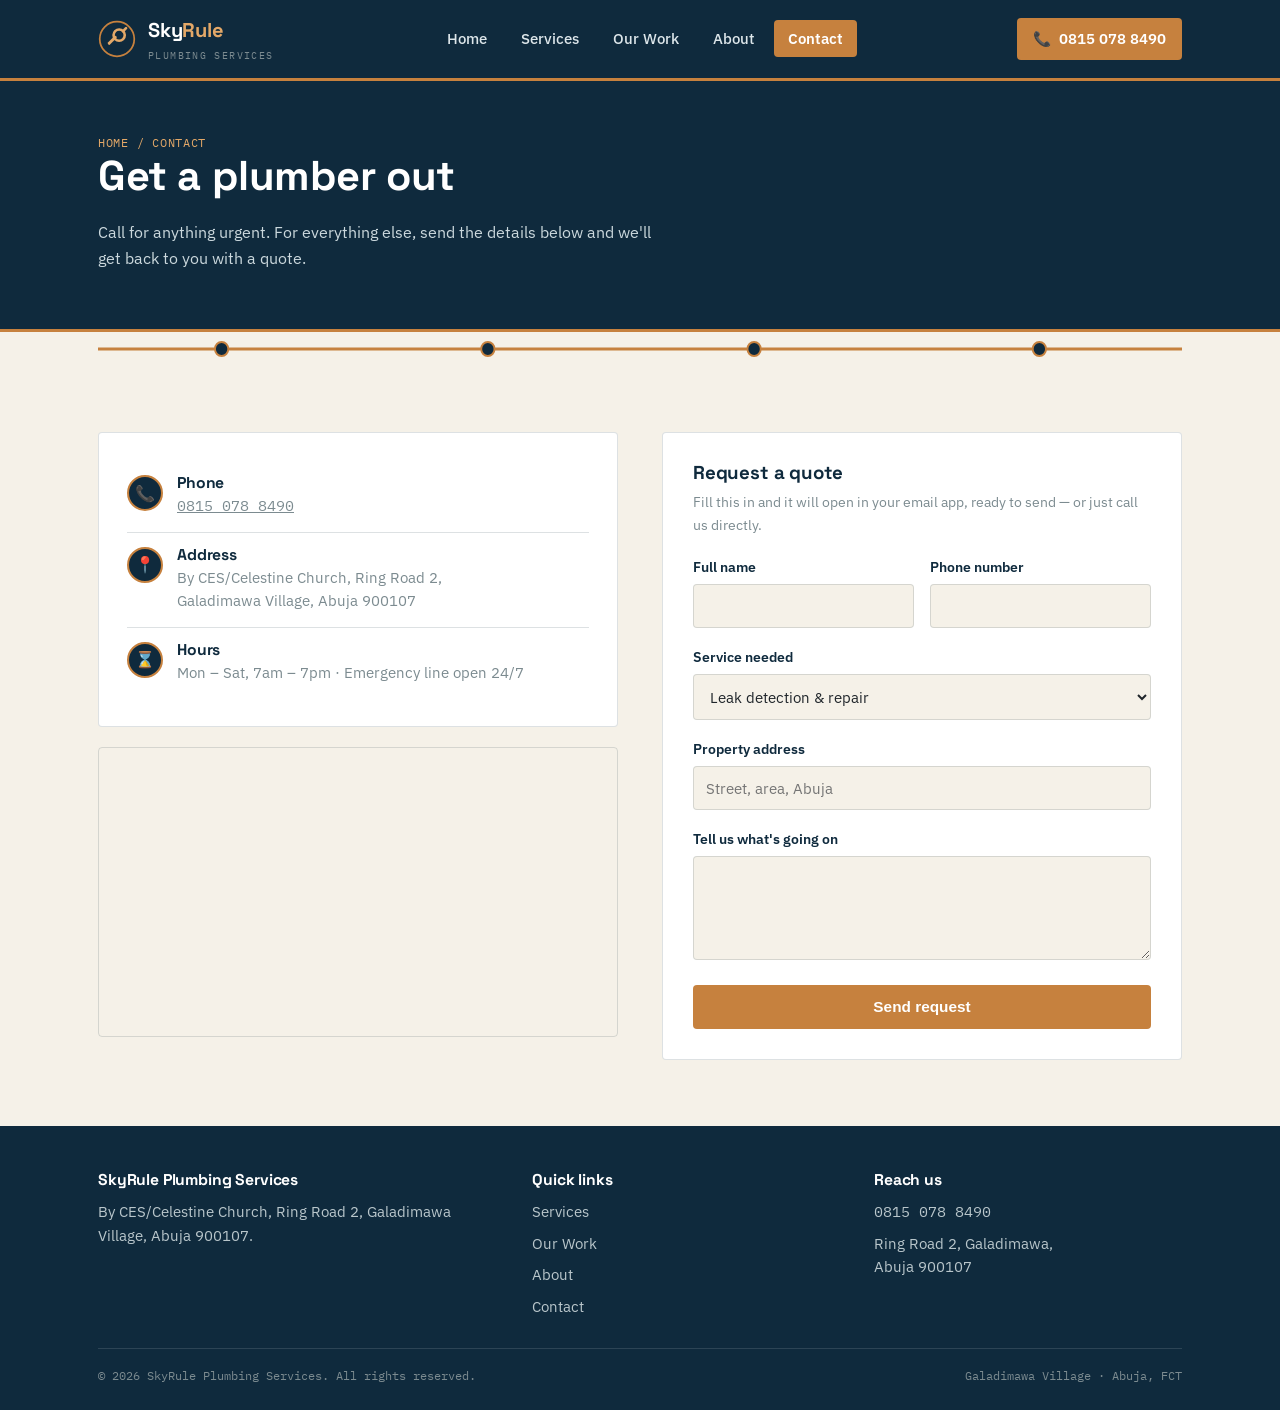
<file: contact.html>
<!DOCTYPE html>
<html lang="en">
<head>
<meta charset="UTF-8">
<meta name="viewport" content="width=device-width, initial-scale=1.0">
<title>Contact | SkyRule Plumbing Services</title>
<meta name="description" content="Contact SkyRule Plumbing Services on 08150788490 or visit us by CES/Celestine Church, Ring Road 2, Galadimawa Village, Abuja 900107.">
<link rel="stylesheet" href="style.css">
</head>
<body>
<a href="#main" class="skip-link">Skip to content</a>

<header class="site-header">
  <div class="wrap">
    <a href="index.html" class="brand">
      <svg class="brand-mark" viewBox="0 0 44 44" xmlns="http://www.w3.org/2000/svg" aria-hidden="true">
        <circle cx="22" cy="22" r="20" fill="#0F2A3D" stroke="#C6813E" stroke-width="2"/>
        <path d="M13 27 L20 20" stroke="#E3A868" stroke-width="3.4" stroke-linecap="round"/>
        <circle cx="24.5" cy="17.5" r="6.5" fill="none" stroke="#E3A868" stroke-width="3"/>
        <path d="M29 13 L32.5 9.5" stroke="#E3A868" stroke-width="3" stroke-linecap="round"/>
      </svg>
      <span>
        <span class="brand-text">Sky<span>Rule</span></span>
        <span class="brand-sub">Plumbing Services</span>
      </span>
    </a>
    <button class="nav-toggle" aria-label="Toggle menu" aria-expanded="false">&#9776;</button>
    <nav class="primary-nav" aria-label="Primary">
      <ul>
        <li><a href="index.html">Home</a></li>
        <li><a href="services.html">Services</a></li>
        <li><a href="gallery.html">Our Work</a></li>
        <li><a href="about.html">About</a></li>
        <li><a href="contact.html" class="active">Contact</a></li>
      </ul>
    </nav>
    <a href="tel:+2348150788490" class="header-call">
      &#128222; <span class="call-label">0815 078 8490</span>
    </a>
  </div>
</header>

<main id="main">

  <section class="page-hero">
    <div class="wrap">
      <span class="breadcrumb">HOME / CONTACT</span>
      <h1>Get a plumber out</h1>
      <p>Call for anything urgent. For everything else, send the details below and we'll get back to you with a quote.</p>
    </div>
  </section>

  <div class="pipe-divider">
    <svg class="pipe-route" viewBox="0 0 1140 34" preserveAspectRatio="none" aria-hidden="true">
      <path class="run" d="M0 17 H1140"/>
      <circle class="joint" cx="130" cy="17" r="7"/>
      <circle class="joint" cx="410" cy="17" r="7"/>
      <circle class="joint" cx="690" cy="17" r="7"/>
      <circle class="joint" cx="990" cy="17" r="7"/>
    </svg>
  </div>

  <section>
    <div class="wrap">
      <div class="contact-grid">

        <div>
          <div class="info-card">
            <div class="info-row">
              <div class="ic" aria-hidden="true">&#128222;</div>
              <div>
                <h4>Phone</h4>
                <p><a href="tel:+2348150788490" class="mono">0815 078 8490</a></p>
              </div>
            </div>
            <div class="info-row">
              <div class="ic" aria-hidden="true">&#128205;</div>
              <div>
                <h4>Address</h4>
                <p>By CES/Celestine Church, Ring Road 2,<br>Galadimawa Village, Abuja 900107</p>
              </div>
            </div>
            <div class="info-row">
              <div class="ic" aria-hidden="true">&#8987;</div>
              <div>
                <h4>Hours</h4>
                <p>Mon &ndash; Sat, 7am &ndash; 7pm &middot; Emergency line open 24/7</p>
              </div>
            </div>
          </div>

          <div class="map-frame" style="margin-top:20px;">
            <iframe
              title="Map to SkyRule Plumbing Services, Ring Road 2, Galadimawa Village, Abuja"
              src="https://www.google.com/maps?q=Ring+Road+2,+Galadimawa+Village,+Abuja+900107&output=embed"
              width="100%" height="280" style="border:0;" loading="lazy" referrerpolicy="no-referrer-when-downgrade">
            </iframe>
          </div>
        </div>

        <form class="quote-form" action="mailto:contact@skyruleplumbing.example" method="post" enctype="text/plain">
          <h3 style="margin-bottom:6px;">Request a quote</h3>
          <p style="color:var(--mist); font-size:.9rem; margin-bottom:20px;">Fill this in and it will open in your email app, ready to send &mdash; or just call us directly.</p>

          <div class="field-row">
            <div class="field">
              <label for="name">Full name</label>
              <input type="text" id="name" name="name" required>
            </div>
            <div class="field">
              <label for="phone">Phone number</label>
              <input type="tel" id="phone" name="phone" required>
            </div>
          </div>

          <div class="field">
            <label for="service">Service needed</label>
            <select id="service" name="service">
              <option>Leak detection &amp; repair</option>
              <option>Pipe installation / replacement</option>
              <option>Drainage &amp; sewer lines</option>
              <option>Water heater installation / repair</option>
              <option>Borehole &amp; water pump</option>
              <option>Bathroom / kitchen fittings</option>
              <option>Water tank installation</option>
              <option>Emergency call-out</option>
              <option>Other</option>
            </select>
          </div>

          <div class="field">
            <label for="address">Property address</label>
            <input type="text" id="address" name="address" placeholder="Street, area, Abuja">
          </div>

          <div class="field">
            <label for="details">Tell us what's going on</label>
            <textarea id="details" name="details" rows="4"></textarea>
          </div>

          <button type="submit" class="btn btn-primary" style="width:100%; justify-content:center; border:none; cursor:pointer;">Send request</button>
        </form>

      </div>
    </div>
  </section>

</main>

<footer class="site-footer">
  <div class="wrap">
    <div class="footer-grid">
      <div>
        <h4>SkyRule Plumbing Services</h4>
        <p>By CES/Celestine Church, Ring Road 2, Galadimawa Village, Abuja 900107.</p>
      </div>
      <div>
        <h4>Quick links</h4>
        <ul>
          <li><a href="services.html">Services</a></li>
          <li><a href="gallery.html">Our Work</a></li>
          <li><a href="about.html">About</a></li>
          <li><a href="contact.html">Contact</a></li>
        </ul>
      </div>
      <div>
        <h4>Reach us</h4>
        <ul>
          <li><a href="tel:+2348150788490" class="mono">0815 078 8490</a></li>
          <li>Ring Road 2, Galadimawa,<br>Abuja 900107</li>
        </ul>
      </div>
    </div>
    <div class="footer-bottom">
      <span>&copy; <span data-year>2026</span> SkyRule Plumbing Services. All rights reserved.</span>
      <span>Galadimawa Village &middot; Abuja, FCT</span>
    </div>
  </div>
</footer>

<script src="script.js"></script>
</body>
</html>
</file>
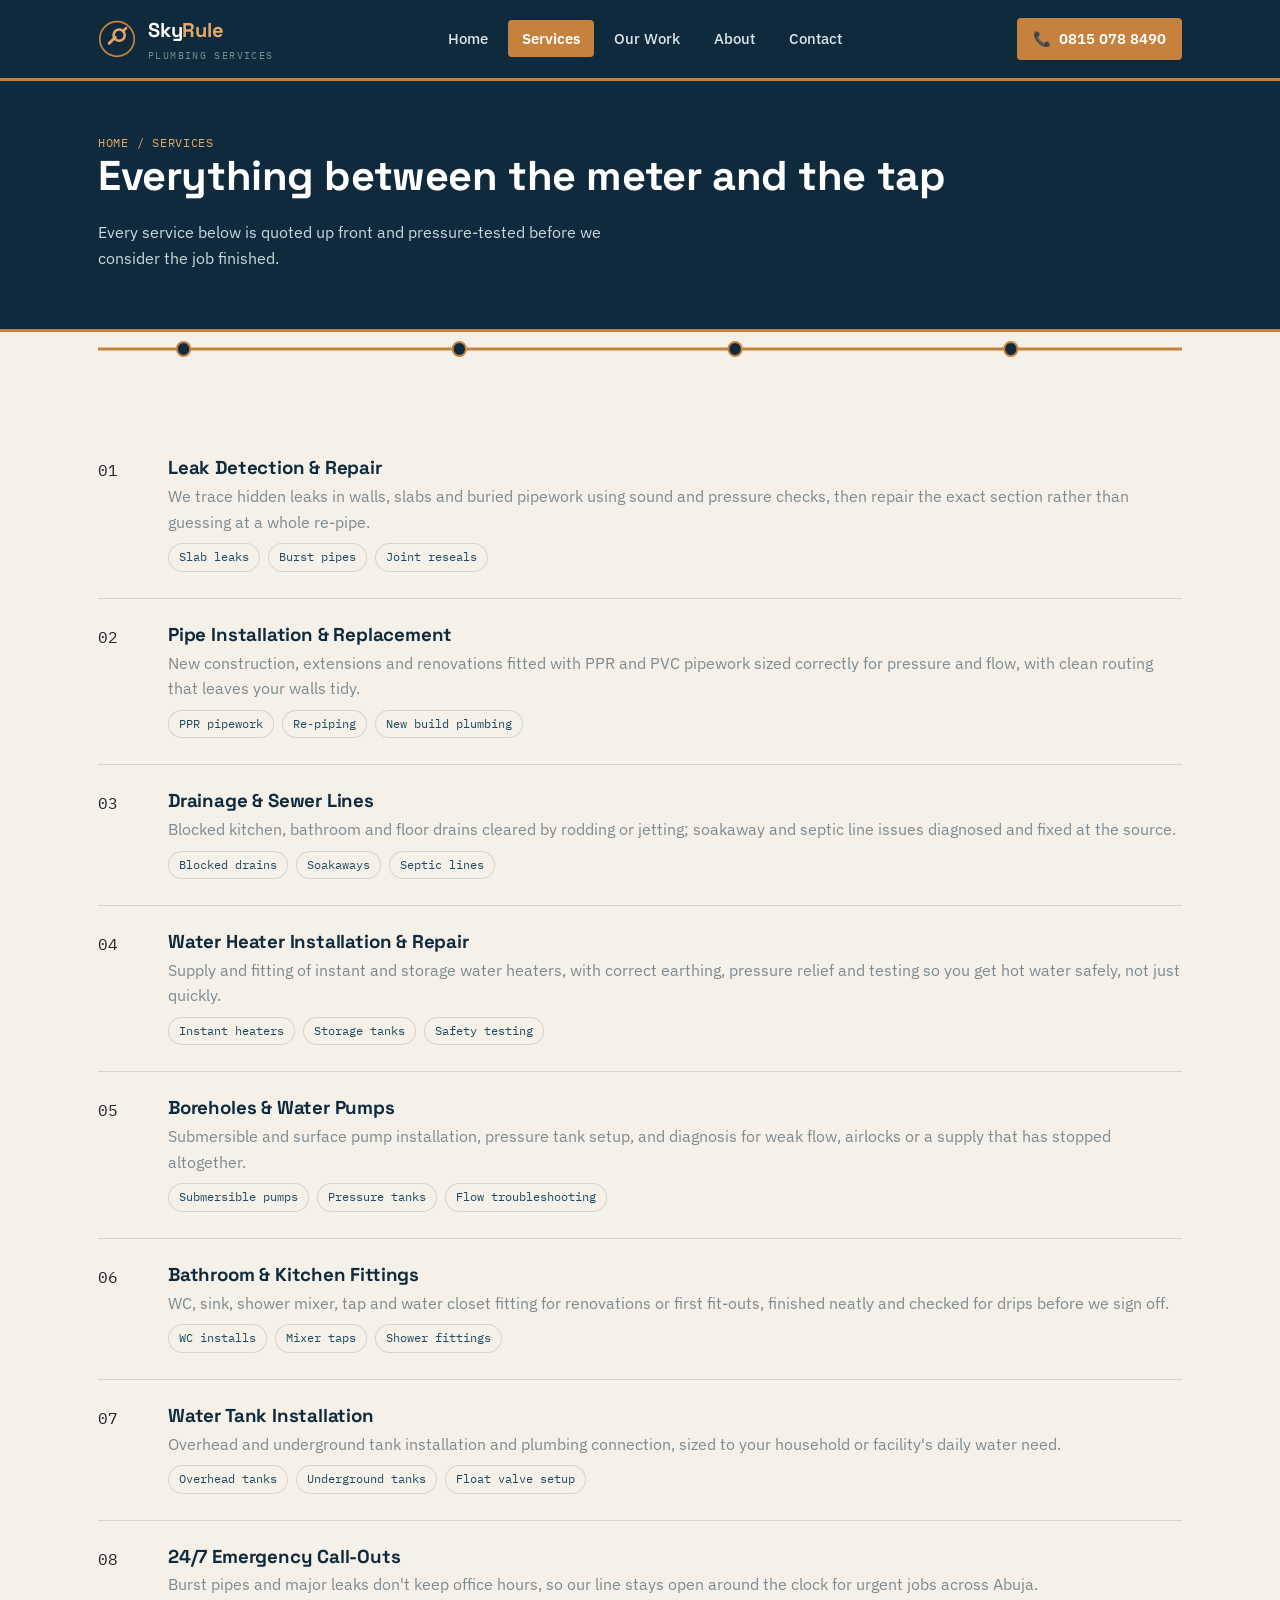
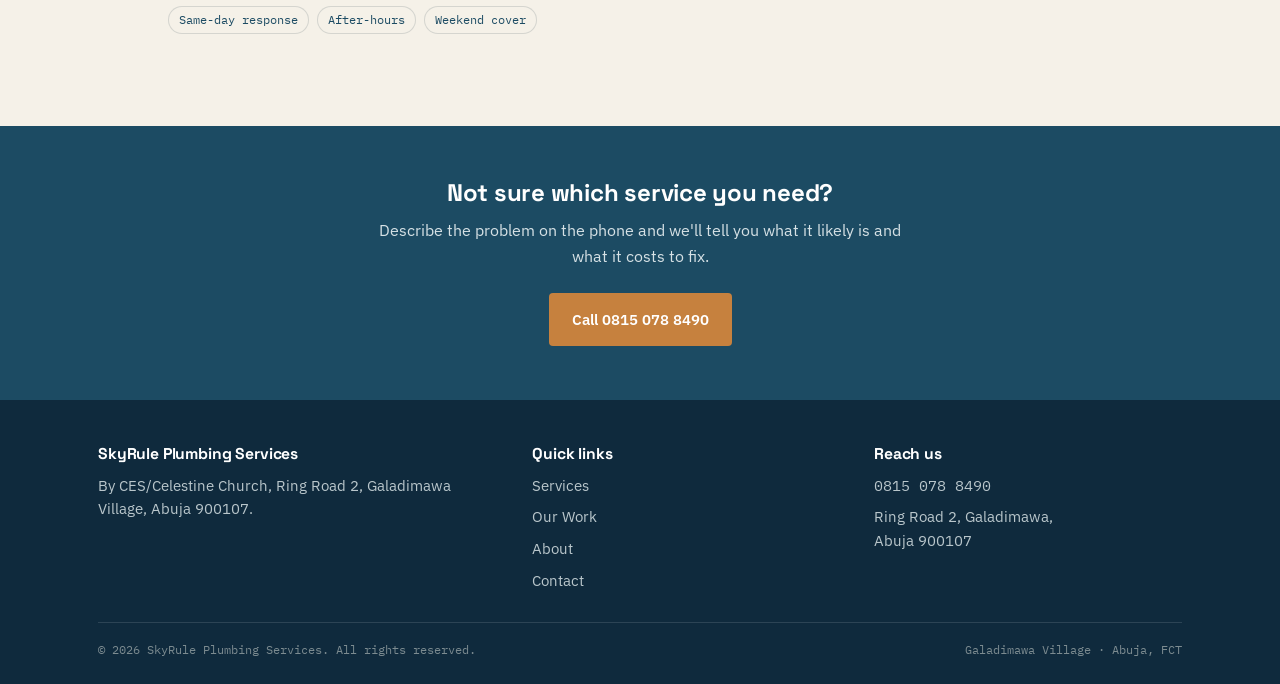
<file: services.html>
<!DOCTYPE html>
<html lang="en">
<head>
<meta charset="UTF-8">
<meta name="viewport" content="width=device-width, initial-scale=1.0">
<title>Services | SkyRule Plumbing Services</title>
<meta name="description" content="Full plumbing service list from SkyRule Plumbing Services: leak repair, pipe installation, drainage, water heaters, boreholes, bathroom fittings and 24/7 emergency call-outs in Abuja.">
<link rel="stylesheet" href="style.css">
</head>
<body>
<a href="#main" class="skip-link">Skip to content</a>

<header class="site-header">
  <div class="wrap">
    <a href="index.html" class="brand">
      <svg class="brand-mark" viewBox="0 0 44 44" xmlns="http://www.w3.org/2000/svg" aria-hidden="true">
        <circle cx="22" cy="22" r="20" fill="#0F2A3D" stroke="#C6813E" stroke-width="2"/>
        <path d="M13 27 L20 20" stroke="#E3A868" stroke-width="3.4" stroke-linecap="round"/>
        <circle cx="24.5" cy="17.5" r="6.5" fill="none" stroke="#E3A868" stroke-width="3"/>
        <path d="M29 13 L32.5 9.5" stroke="#E3A868" stroke-width="3" stroke-linecap="round"/>
      </svg>
      <span>
        <span class="brand-text">Sky<span>Rule</span></span>
        <span class="brand-sub">Plumbing Services</span>
      </span>
    </a>
    <button class="nav-toggle" aria-label="Toggle menu" aria-expanded="false">&#9776;</button>
    <nav class="primary-nav" aria-label="Primary">
      <ul>
        <li><a href="index.html">Home</a></li>
        <li><a href="services.html" class="active">Services</a></li>
        <li><a href="gallery.html">Our Work</a></li>
        <li><a href="about.html">About</a></li>
        <li><a href="contact.html">Contact</a></li>
      </ul>
    </nav>
    <a href="tel:+2348150788490" class="header-call">
      &#128222; <span class="call-label">0815 078 8490</span>
    </a>
  </div>
</header>

<main id="main">

  <section class="page-hero">
    <div class="wrap">
      <span class="breadcrumb">HOME / SERVICES</span>
      <h1>Everything between the meter and the tap</h1>
      <p>Every service below is quoted up front and pressure-tested before we consider the job finished.</p>
    </div>
  </section>

  <div class="pipe-divider">
    <svg class="pipe-route" viewBox="0 0 1140 34" preserveAspectRatio="none" aria-hidden="true">
      <path class="run" d="M0 17 H1140"/>
      <circle class="joint" cx="90" cy="17" r="7"/>
      <circle class="joint" cx="380" cy="17" r="7"/>
      <circle class="joint" cx="670" cy="17" r="7"/>
      <circle class="joint" cx="960" cy="17" r="7"/>
    </svg>
  </div>

  <section>
    <div class="wrap">

      <div class="service-detail">
        <div class="joint-badge mono">01</div>
        <div>
          <h3>Leak Detection &amp; Repair</h3>
          <p>We trace hidden leaks in walls, slabs and buried pipework using sound and pressure checks, then repair the exact section rather than guessing at a whole re-pipe.</p>
          <div class="tag-row"><span class="tag">Slab leaks</span><span class="tag">Burst pipes</span><span class="tag">Joint reseals</span></div>
        </div>
      </div>

      <div class="service-detail">
        <div class="joint-badge mono">02</div>
        <div>
          <h3>Pipe Installation &amp; Replacement</h3>
          <p>New construction, extensions and renovations fitted with PPR and PVC pipework sized correctly for pressure and flow, with clean routing that leaves your walls tidy.</p>
          <div class="tag-row"><span class="tag">PPR pipework</span><span class="tag">Re-piping</span><span class="tag">New build plumbing</span></div>
        </div>
      </div>

      <div class="service-detail">
        <div class="joint-badge mono">03</div>
        <div>
          <h3>Drainage &amp; Sewer Lines</h3>
          <p>Blocked kitchen, bathroom and floor drains cleared by rodding or jetting; soakaway and septic line issues diagnosed and fixed at the source.</p>
          <div class="tag-row"><span class="tag">Blocked drains</span><span class="tag">Soakaways</span><span class="tag">Septic lines</span></div>
        </div>
      </div>

      <div class="service-detail">
        <div class="joint-badge mono">04</div>
        <div>
          <h3>Water Heater Installation &amp; Repair</h3>
          <p>Supply and fitting of instant and storage water heaters, with correct earthing, pressure relief and testing so you get hot water safely, not just quickly.</p>
          <div class="tag-row"><span class="tag">Instant heaters</span><span class="tag">Storage tanks</span><span class="tag">Safety testing</span></div>
        </div>
      </div>

      <div class="service-detail">
        <div class="joint-badge mono">05</div>
        <div>
          <h3>Boreholes &amp; Water Pumps</h3>
          <p>Submersible and surface pump installation, pressure tank setup, and diagnosis for weak flow, airlocks or a supply that has stopped altogether.</p>
          <div class="tag-row"><span class="tag">Submersible pumps</span><span class="tag">Pressure tanks</span><span class="tag">Flow troubleshooting</span></div>
        </div>
      </div>

      <div class="service-detail">
        <div class="joint-badge mono">06</div>
        <div>
          <h3>Bathroom &amp; Kitchen Fittings</h3>
          <p>WC, sink, shower mixer, tap and water closet fitting for renovations or first fit-outs, finished neatly and checked for drips before we sign off.</p>
          <div class="tag-row"><span class="tag">WC installs</span><span class="tag">Mixer taps</span><span class="tag">Shower fittings</span></div>
        </div>
      </div>

      <div class="service-detail">
        <div class="joint-badge mono">07</div>
        <div>
          <h3>Water Tank Installation</h3>
          <p>Overhead and underground tank installation and plumbing connection, sized to your household or facility's daily water need.</p>
          <div class="tag-row"><span class="tag">Overhead tanks</span><span class="tag">Underground tanks</span><span class="tag">Float valve setup</span></div>
        </div>
      </div>

      <div class="service-detail">
        <div class="joint-badge mono">08</div>
        <div>
          <h3>24/7 Emergency Call-Outs</h3>
          <p>Burst pipes and major leaks don't keep office hours, so our line stays open around the clock for urgent jobs across Abuja.</p>
          <div class="tag-row"><span class="tag">Same-day response</span><span class="tag">After-hours</span><span class="tag">Weekend cover</span></div>
        </div>
      </div>

    </div>
  </section>

  <section class="cta-band">
    <div class="wrap">
      <h2>Not sure which service you need?</h2>
      <p>Describe the problem on the phone and we'll tell you what it likely is and what it costs to fix.</p>
      <a href="tel:+2348150788490" class="btn btn-primary">Call 0815 078 8490</a>
    </div>
  </section>

</main>

<footer class="site-footer">
  <div class="wrap">
    <div class="footer-grid">
      <div>
        <h4>SkyRule Plumbing Services</h4>
        <p>By CES/Celestine Church, Ring Road 2, Galadimawa Village, Abuja 900107.</p>
      </div>
      <div>
        <h4>Quick links</h4>
        <ul>
          <li><a href="services.html">Services</a></li>
          <li><a href="gallery.html">Our Work</a></li>
          <li><a href="about.html">About</a></li>
          <li><a href="contact.html">Contact</a></li>
        </ul>
      </div>
      <div>
        <h4>Reach us</h4>
        <ul>
          <li><a href="tel:+2348150788490" class="mono">0815 078 8490</a></li>
          <li>Ring Road 2, Galadimawa,<br>Abuja 900107</li>
        </ul>
      </div>
    </div>
    <div class="footer-bottom">
      <span>&copy; <span data-year>2026</span> SkyRule Plumbing Services. All rights reserved.</span>
      <span>Galadimawa Village &middot; Abuja, FCT</span>
    </div>
  </div>
</footer>

<script src="script.js"></script>
</body>
</html>
</file>
<file: style.css>
/* ============================================================
   SkyRule Plumbing Services — design tokens
   Color:  --navy #0F2A3D   deep pipe-shadow, headers, footer
           --steel #1C4B63  secondary panels, hover states
           --brass #C6813E  fittings / accent / CTA
           --brass-light #E3A868  accent hover
           --cream #F5F1E8  page background
           --ink   #20262B  body text
           --mist  #7C8B90  muted steel-gray text
   Type:   Display  "Space Grotesk"  (bold, geometric — the wrench)
           Body     "IBM Plex Sans"  (clean, trade-manual legibility)
           Utility  "IBM Plex Mono"  (phone numbers, address, labels — stamped metal)
   Signature: a continuous "pipe route" line with brass joint nodes that
   runs through section dividers, echoing a plumbing schematic.
   ============================================================ */

@import url('https://fonts.googleapis.com/css2?family=Space+Grotesk:wght@500;600;700&family=IBM+Plex+Sans:wght@400;500;600&family=IBM+Plex+Mono:wght@500;600&display=swap');

:root{
  --navy:#0F2A3D;
  --steel:#1C4B63;
  --brass:#C6813E;
  --brass-light:#E3A868;
  --cream:#F5F1E8;
  --ink:#20262B;
  --mist:#7C8B90;
  --line: rgba(15,42,61,0.14);
  --radius: 4px;
}

*{box-sizing:border-box;}
html{scroll-behavior:smooth;}
body{
  margin:0;
  background:var(--cream);
  color:var(--ink);
  font-family:'IBM Plex Sans', sans-serif;
  font-size:16px;
  line-height:1.6;
  -webkit-font-smoothing:antialiased;
}
h1,h2,h3,h4{
  font-family:'Space Grotesk', sans-serif;
  color:var(--navy);
  margin:0 0 .5em;
  line-height:1.08;
  letter-spacing:-0.01em;
}
p{margin:0 0 1em;}
a{color:inherit;}
img{max-width:100%;display:block;}
.mono{font-family:'IBM Plex Mono', monospace;}

.wrap{
  max-width:1140px;
  margin:0 auto;
  padding:0 28px;
}

/* ---------- skip link ---------- */
.skip-link{
  position:absolute; left:-999px; top:0;
  background:var(--brass); color:#fff; padding:10px 16px; z-index:999;
  font-family:'IBM Plex Mono',monospace; font-size:14px;
}
.skip-link:focus{left:12px; top:12px;}

/* ---------- header ---------- */
.site-header{
  background:var(--navy);
  color:#EFE7D8;
  position:sticky; top:0; z-index:50;
  border-bottom:3px solid var(--brass);
}
.site-header .wrap{
  display:flex; align-items:center; justify-content:space-between;
  padding-top:14px; padding-bottom:14px; gap:20px;
}
.brand{
  display:flex; align-items:center; gap:12px;
  text-decoration:none;
  color:#fff;
}
.brand-mark{width:38px; height:38px; flex:none;}
.brand-text{font-family:'Space Grotesk',sans-serif; font-weight:700; font-size:1.25rem; letter-spacing:-0.01em;}
.brand-text span{color:var(--brass-light);}
.brand-sub{
  display:block; font-family:'IBM Plex Mono',monospace; font-size:.62rem;
  letter-spacing:.14em; text-transform:uppercase; color:var(--mist); margin-top:2px;
}

nav.primary-nav ul{
  list-style:none; display:flex; gap:6px; margin:0; padding:0;
}
nav.primary-nav a{
  text-decoration:none; color:#DDE6EA; font-size:.94rem; font-weight:500;
  padding:9px 14px; border-radius:var(--radius);
  transition:background .15s ease, color .15s ease;
}
nav.primary-nav a:hover, nav.primary-nav a:focus-visible{
  background:rgba(198,129,62,0.18); color:#fff;
}
nav.primary-nav a.active{
  color:#fff; background:var(--brass); font-weight:600;
}
.nav-toggle{display:none;}

.header-call{
  display:flex; align-items:center; gap:8px;
  background:var(--brass); color:#fff; text-decoration:none;
  padding:9px 16px; border-radius:var(--radius); font-weight:600; font-size:.92rem;
  white-space:nowrap;
  transition:background .15s ease;
}
.header-call:hover{background:var(--brass-light);}

/* ---------- pipe route signature ---------- */
.pipe-route{
  width:100%; display:block; height:34px; margin:0;
}
.pipe-route .run{ stroke:var(--brass); stroke-width:3; fill:none; }
.pipe-route .joint{ fill:var(--navy); stroke:var(--brass); stroke-width:2; }
.pipe-divider{
  position:relative;
  margin:0 auto;
  max-width:1140px;
  padding:0 28px;
}

/* ---------- hero ---------- */
.hero{
  background:
    radial-gradient(ellipse at top right, rgba(198,129,62,0.16), transparent 55%),
    var(--navy);
  color:#F2ECDF;
  padding:76px 0 64px;
  position:relative;
  overflow:hidden;
}
.hero .wrap{
  display:grid; grid-template-columns:1.15fr .85fr; gap:48px; align-items:center;
}
.eyebrow{
  font-family:'IBM Plex Mono',monospace; font-size:.78rem; letter-spacing:.16em;
  text-transform:uppercase; color:var(--brass-light); margin-bottom:16px; display:block;
}
.hero h1{
  color:#fff; font-size:clamp(2.1rem, 4vw, 3.1rem); margin-bottom:.4em;
}
.hero h1 em{color:var(--brass-light); font-style:normal;}
.hero-lede{
  font-size:1.08rem; color:#CBD8DD; max-width:46ch; margin-bottom:1.6em;
}
.cta-row{display:flex; gap:14px; flex-wrap:wrap;}
.btn{
  display:inline-flex; align-items:center; gap:8px;
  padding:13px 22px; border-radius:var(--radius);
  text-decoration:none; font-weight:600; font-size:.96rem;
  border:1.5px solid transparent; transition:transform .12s ease, background .15s ease, border-color .15s ease;
}
.btn-primary{background:var(--brass); color:#fff;}
.btn-primary:hover{background:var(--brass-light); transform:translateY(-1px);}
.btn-ghost{border-color:rgba(255,255,255,0.35); color:#fff;}
.btn-ghost:hover{border-color:var(--brass-light); color:var(--brass-light);}

.hero-figure{
  border-radius:var(--radius);
  overflow:hidden;
  border:1px solid rgba(255,255,255,0.14);
  box-shadow:0 30px 60px -25px rgba(0,0,0,0.55);
  aspect-ratio:4/5;
}
.hero-figure img{width:100%; height:100%; object-fit:cover;}

.trust-strip{
  background:var(--steel); color:#EAF1F4; padding:14px 0;
}
.trust-strip .wrap{
  display:flex; gap:34px; flex-wrap:wrap; justify-content:space-between;
  font-family:'IBM Plex Mono',monospace; font-size:.82rem; letter-spacing:.02em;
}
.trust-strip strong{color:var(--brass-light); font-weight:600;}

/* ---------- sections ---------- */
section{padding:66px 0;}
.section-head{max-width:640px; margin:0 0 40px;}
.section-head .eyebrow{color:var(--brass); }
.section-head p{color:var(--mist); font-size:1.02rem;}

.grid-3{display:grid; grid-template-columns:repeat(3,1fr); gap:26px;}
.grid-2{display:grid; grid-template-columns:1.05fr .95fr; gap:48px; align-items:center;}

.card{
  background:#fff; border:1px solid var(--line); border-radius:var(--radius);
  padding:26px 24px; position:relative;
}
.card .joint-badge{
  width:40px; height:40px; border-radius:50%;
  background:var(--navy); border:2px solid var(--brass);
  display:flex; align-items:center; justify-content:center;
  margin-bottom:16px; color:var(--brass-light); font-family:'IBM Plex Mono',monospace; font-size:.78rem;
}
.card h3{font-size:1.14rem; margin-bottom:.4em;}
.card p{color:var(--mist); font-size:.95rem; margin-bottom:0;}

.stat-row{
  display:grid; grid-template-columns:repeat(4,1fr); gap:20px;
  background:var(--navy); border-radius:var(--radius); padding:34px 20px;
  color:#fff;
}
.stat-row .stat{text-align:center;}
.stat .num{font-family:'Space Grotesk',sans-serif; font-size:2rem; color:var(--brass-light); font-weight:700;}
.stat .lbl{font-family:'IBM Plex Mono',monospace; font-size:.72rem; letter-spacing:.08em; text-transform:uppercase; color:#B9C6CB; margin-top:4px;}

.gallery-grid{
  display:grid; grid-template-columns:repeat(4,1fr); gap:14px;
}
.gallery-grid figure{margin:0; border-radius:var(--radius); overflow:hidden; border:1px solid var(--line); aspect-ratio:3/4;}
.gallery-grid img{width:100%; height:100%; object-fit:cover; transition:transform .3s ease;}
.gallery-grid a:hover img{transform:scale(1.05);}

.cta-band{
  background:var(--steel); color:#fff; padding:54px 0; text-align:center;
}
.cta-band h2{color:#fff;}
.cta-band p{color:#D6E1E5; max-width:56ch; margin:0 auto 24px;}

/* ---------- footer ---------- */
footer.site-footer{
  background:var(--navy); color:#B9C6CB; padding:46px 0 24px; font-size:.92rem;
}
.footer-grid{
  display:grid; grid-template-columns:1.3fr 1fr 1fr; gap:34px; margin-bottom:30px;
}
.footer-grid h4{color:#fff; font-size:.98rem; margin-bottom:.7em;}
.footer-grid a{text-decoration:none; color:#B9C6CB;}
.footer-grid a:hover{color:var(--brass-light);}
.footer-grid ul{list-style:none; margin:0; padding:0; display:flex; flex-direction:column; gap:8px;}
.footer-bottom{
  border-top:1px solid rgba(255,255,255,0.12); padding-top:18px;
  display:flex; justify-content:space-between; flex-wrap:wrap; gap:10px;
  font-family:'IBM Plex Mono',monospace; font-size:.74rem; color:var(--mist);
}

/* ---------- misc page bits (about/services/contact) ---------- */
.page-hero{
  background:var(--navy); color:#fff; padding:48px 0 42px; border-bottom:3px solid var(--brass);
}
.page-hero h1{color:#fff; font-size:clamp(1.9rem,3.4vw,2.6rem);}
.page-hero p{color:#CBD8DD; max-width:56ch;}
.breadcrumb{font-family:'IBM Plex Mono',monospace; font-size:.76rem; color:var(--brass-light); margin-bottom:12px; letter-spacing:.06em;}

.service-detail{
  display:grid; grid-template-columns:52px 1fr; gap:18px; padding:26px 0; border-bottom:1px solid var(--line);
}
.service-detail:last-child{border-bottom:none;}
.service-detail .joint-badge{margin-bottom:0;}
.service-detail h3{margin-bottom:.3em;}
.service-detail p{color:var(--mist); margin-bottom:.5em;}
.tag-row{display:flex; gap:8px; flex-wrap:wrap;}
.tag{
  font-family:'IBM Plex Mono',monospace; font-size:.72rem; background:var(--cream);
  border:1px solid var(--line); padding:4px 10px; border-radius:20px; color:var(--steel);
}

.contact-grid{display:grid; grid-template-columns:1fr 1fr; gap:44px; align-items:start;}
.info-card{background:#fff; border:1px solid var(--line); border-radius:var(--radius); padding:28px;}
.info-row{display:flex; gap:14px; padding:14px 0; border-bottom:1px solid var(--line);}
.info-row:last-child{border-bottom:none;}
.info-row .ic{
  width:36px; height:36px; border-radius:50%; background:var(--navy); border:2px solid var(--brass);
  flex:none; display:flex; align-items:center; justify-content:center;
}
.info-row h4{margin:0 0 2px; font-size:.98rem; color:var(--navy);}
.info-row p{margin:0; color:var(--mist); font-size:.92rem;}

.map-frame{border-radius:var(--radius); overflow:hidden; border:1px solid var(--line);}

form.quote-form{background:#fff; border:1px solid var(--line); border-radius:var(--radius); padding:30px;}
form.quote-form label{display:block; font-size:.86rem; font-weight:600; color:var(--navy); margin-bottom:6px;}
form.quote-form .field{margin-bottom:18px;}
form.quote-form input, form.quote-form select, form.quote-form textarea{
  width:100%; padding:11px 12px; border:1px solid var(--line); border-radius:var(--radius);
  font-family:'IBM Plex Sans',sans-serif; font-size:.95rem; background:var(--cream); color:var(--ink);
}
form.quote-form input:focus, form.quote-form select:focus, form.quote-form textarea:focus{
  outline:2px solid var(--brass); outline-offset:1px; background:#fff;
}
.field-row{display:grid; grid-template-columns:1fr 1fr; gap:16px;}

.about-values{display:grid; grid-template-columns:repeat(3,1fr); gap:24px;}

/* ---------- focus visibility ---------- */
a:focus-visible, button:focus-visible{
  outline:2px solid var(--brass); outline-offset:2px;
}

/* ---------- responsive ---------- */
@media (max-width: 900px){
  .hero .wrap{grid-template-columns:1fr;}
  .hero-figure{order:-1; max-width:420px;}
  .grid-3{grid-template-columns:1fr 1fr;}
  .grid-2{grid-template-columns:1fr;}
  .stat-row{grid-template-columns:repeat(2,1fr); row-gap:26px;}
  .gallery-grid{grid-template-columns:repeat(2,1fr);}
  .footer-grid{grid-template-columns:1fr 1fr;}
  .contact-grid{grid-template-columns:1fr;}
  .about-values{grid-template-columns:1fr;}
  nav.primary-nav{
    position:fixed; inset:64px 0 auto 0; background:var(--navy);
    padding:10px 20px 18px; border-bottom:3px solid var(--brass);
    display:none;
  }
  nav.primary-nav.open{display:block;}
  nav.primary-nav ul{flex-direction:column;}
  .nav-toggle{
    display:inline-flex; background:none; border:1px solid rgba(255,255,255,0.4); color:#fff;
    border-radius:var(--radius); padding:8px 10px; font-size:1.1rem; cursor:pointer;
  }
  .header-call span.call-label{display:none;}
}
@media (max-width: 600px){
  .grid-3{grid-template-columns:1fr;}
  .gallery-grid{grid-template-columns:1fr 1fr;}
  .field-row{grid-template-columns:1fr;}
}

@media (prefers-reduced-motion: reduce){
  *{transition:none !important; scroll-behavior:auto !important;}
}
</file>
